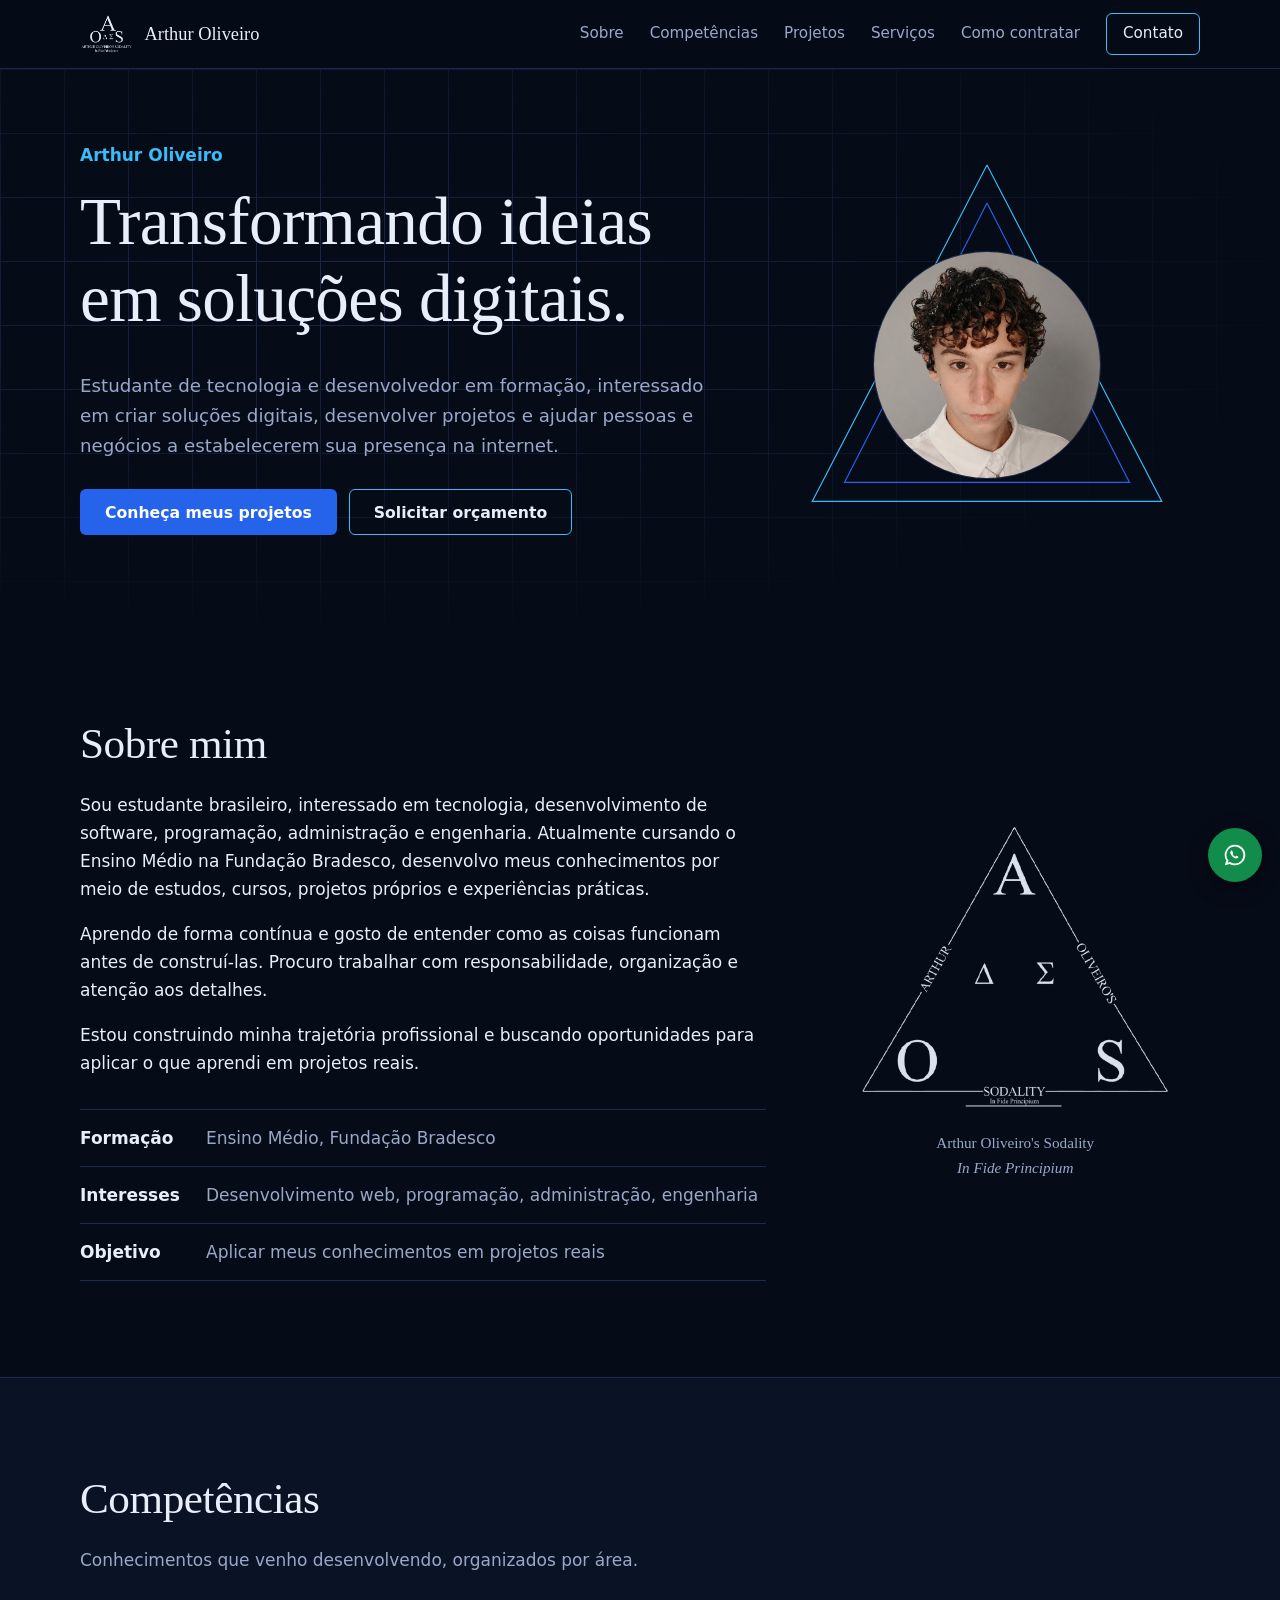
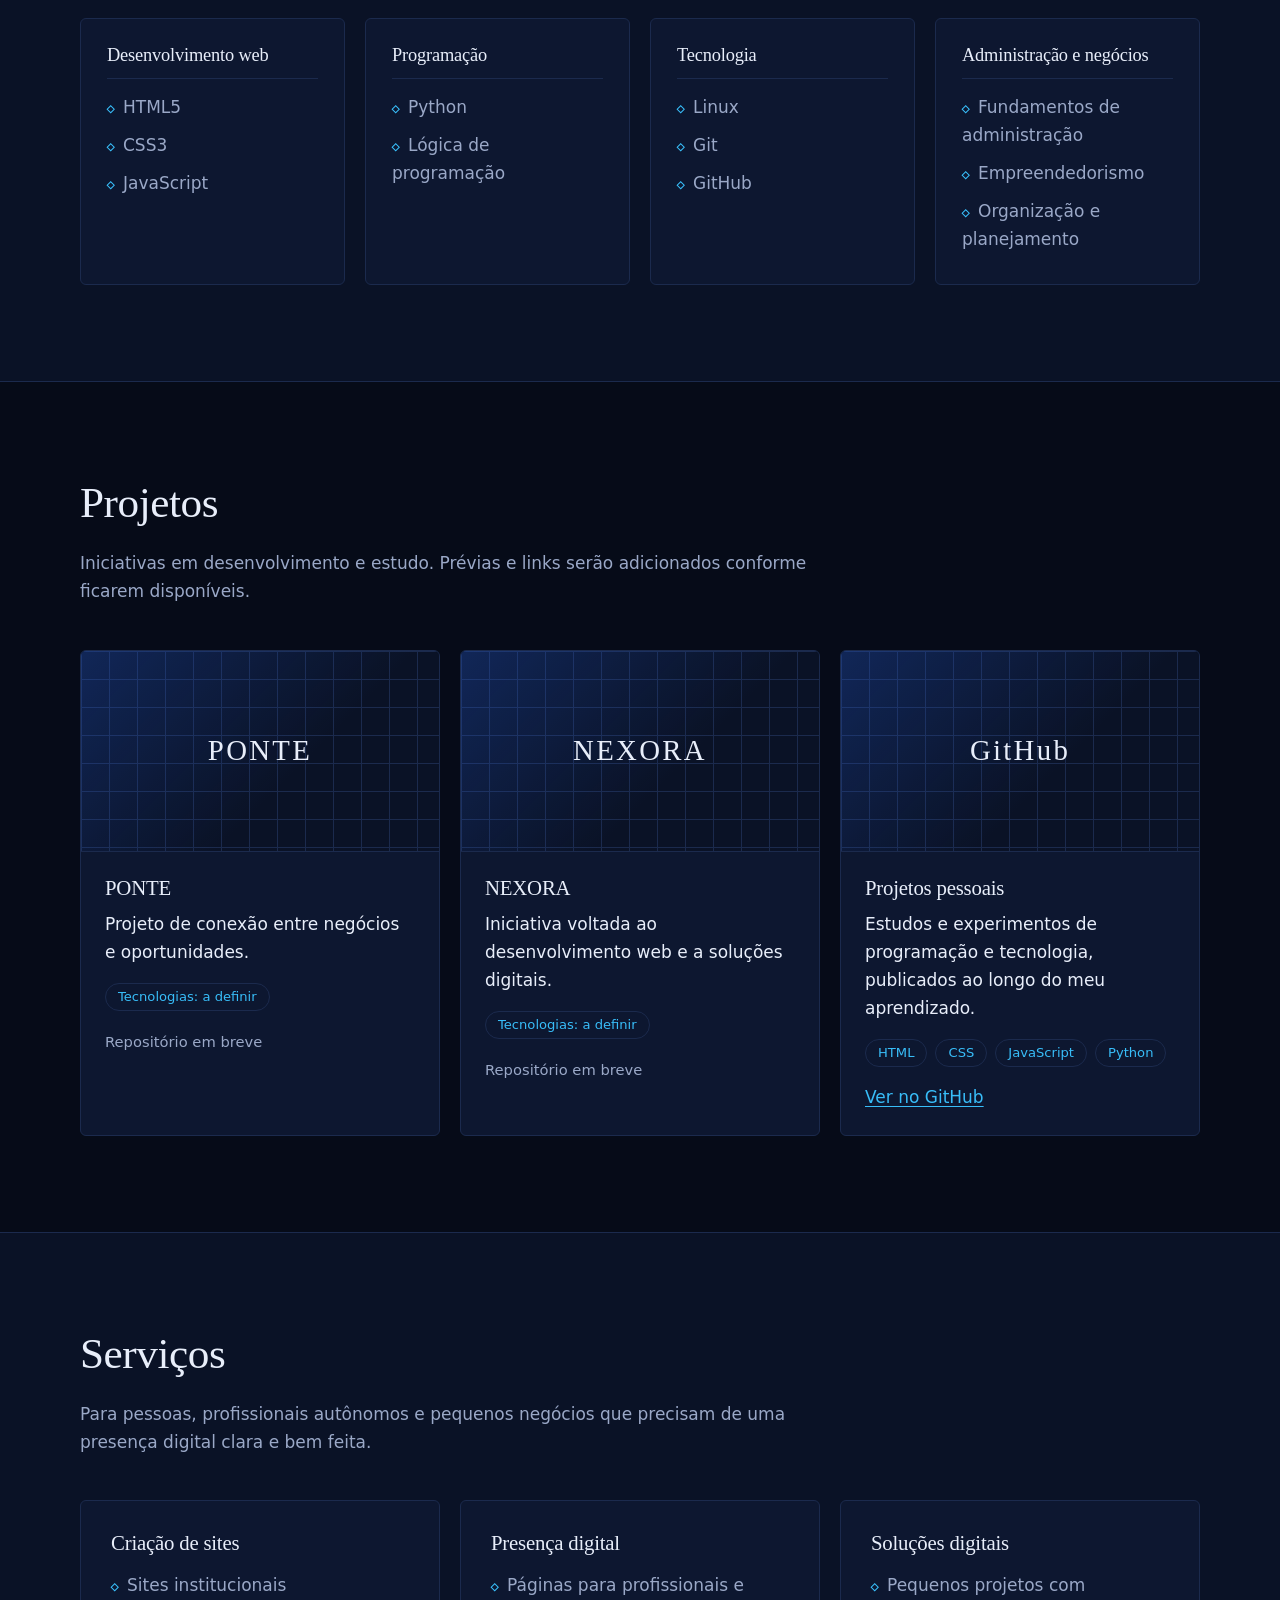
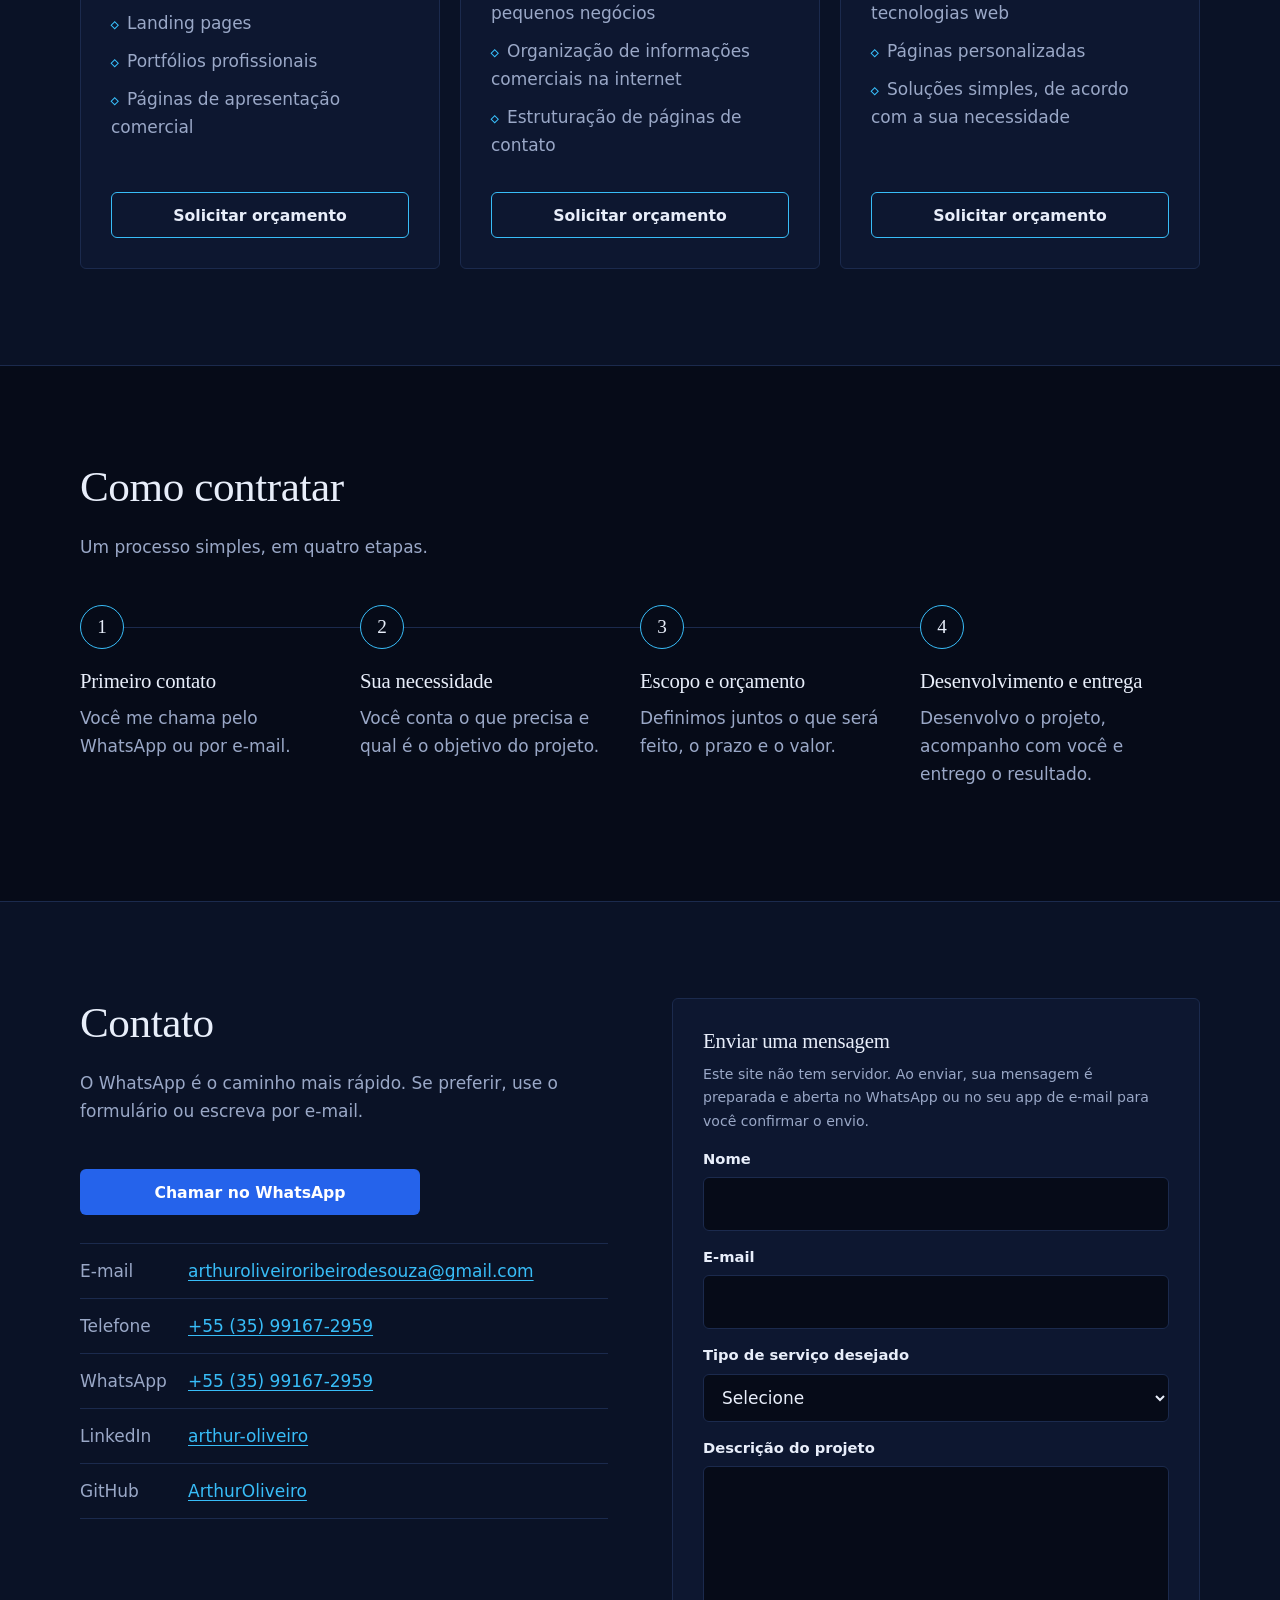
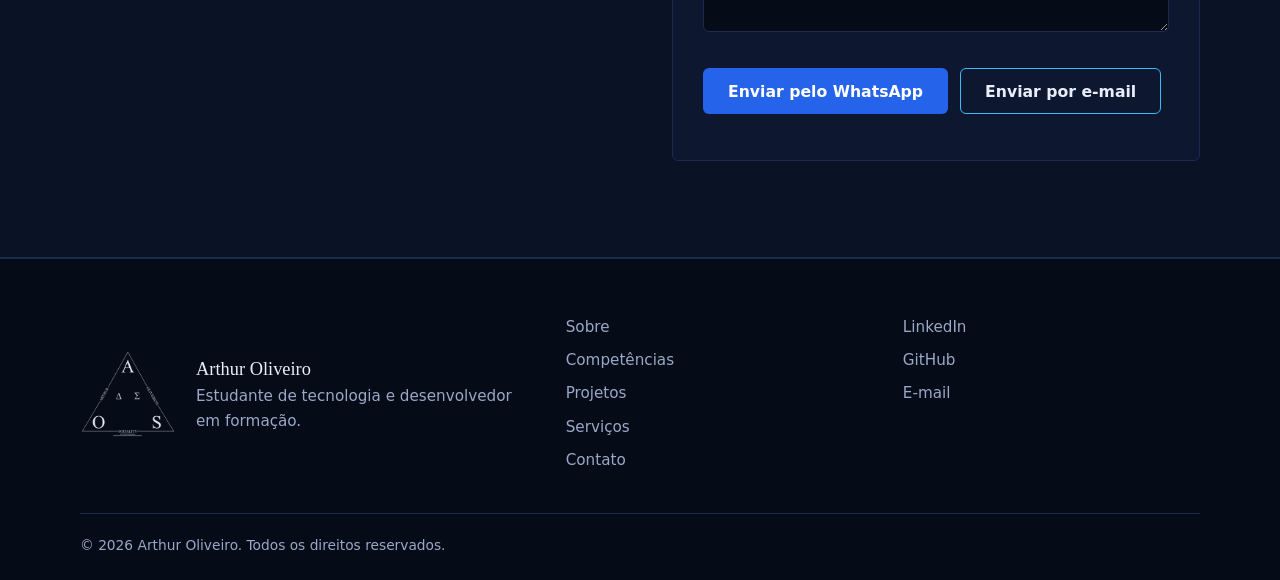
<file: index.html>
<!DOCTYPE html>
<html lang="pt-BR">
<head>
  <meta charset="utf-8">
  <meta name="viewport" content="width=device-width, initial-scale=1">
  <title>Arthur Oliveiro | Desenvolvimento web e soluções digitais</title>
  <meta name="description" content="Portfólio de Arthur Oliveiro, estudante de tecnologia e desenvolvedor em formação. Criação de sites, landing pages e presença digital para profissionais e pequenos negócios.">
  <meta name="author" content="Arthur Oliveiro">
  <meta name="theme-color" content="#060b18">

  <!-- Open Graph / redes sociais. Troque a URL pelo endereço final do site (ver README). -->
  <meta property="og:type" content="website">
  <meta property="og:locale" content="pt_BR">
  <meta property="og:title" content="Arthur Oliveiro | Desenvolvimento web e soluções digitais">
  <meta property="og:description" content="Estudante de tecnologia e desenvolvedor em formação. Sites, landing pages e presença digital.">
  <meta property="og:image" content="https://ArthurOliveiro.github.io/arthur-oliveiro/assets/images/og-image.jpg">
  <meta property="og:url" content="https://ArthurOliveiro.github.io/arthur-oliveiro/">
  <meta name="twitter:card" content="summary_large_image">

  <link rel="icon" href="favicon.ico" sizes="any">
  <link rel="icon" type="image/png" sizes="32x32" href="assets/icons/favicon-32x32.png">
  <link rel="icon" type="image/png" sizes="16x16" href="assets/icons/favicon-16x16.png">
  <link rel="apple-touch-icon" href="assets/icons/apple-touch-icon.png">
  <link rel="stylesheet" href="assets/css/style.css">
</head>
<body>
  <a class="skip" href="#conteudo">Ir para o conteúdo</a>

  <header class="site-header" id="topo">
    <div class="wrap header-in">
      <a class="brand" href="#topo" aria-label="Arthur Oliveiro, início">
        <img src="assets/images/branding/logo-assinatura.png" alt="" width="403" height="307">
        <span>Arthur Oliveiro</span>
      </a>
      <button class="menu-btn" aria-expanded="false" aria-controls="menu" aria-label="Abrir menu"><span></span><span></span></button>
      <nav id="menu" class="nav" aria-label="Principal">
        <a href="#sobre">Sobre</a>
        <a href="#competencias">Competências</a>
        <a href="#projetos">Projetos</a>
        <a href="#servicos">Serviços</a>
        <a href="#contratar">Como contratar</a>
        <a href="#contato" class="nav-cta">Contato</a>
      </nav>
    </div>
  </header>

  <main id="conteudo">
    <!-- HERO -->
    <section class="hero">
      <div class="wrap hero-in">
        <div class="hero-text">
          <p class="kicker">Arthur Oliveiro</p>
          <h1>Transformando ideias em soluções digitais.</h1>
          <p class="lead">Estudante de tecnologia e desenvolvedor em formação, interessado em criar soluções digitais, desenvolver projetos e ajudar pessoas e negócios a estabelecerem sua presença na internet.</p>
          <div class="actions">
            <a class="btn btn-primary" href="#projetos">Conheça meus projetos</a>
            <a class="btn btn-ghost" href="https://wa.me/5535991672959?text=Ol%C3%A1%2C%20Arthur%21%20Vi%20seu%20site%20e%20gostaria%20de%20solicitar%20um%20or%C3%A7amento." target="_blank" rel="noopener">Solicitar orçamento</a>
          </div>
        </div>
        <figure class="portrait">
          <svg class="frame" viewBox="0 0 400 400" aria-hidden="true">
            <polygon points="200,18 384,372 16,372" class="tri"/>
            <polygon points="200,58 350,352 50,352" class="tri tri-2"/>
          </svg>
          <img src="assets/images/profile.jpg" alt="Retrato de Arthur Oliveiro" width="400" height="400" fetchpriority="high">
        </figure>
      </div>
    </section>

    <!-- SOBRE -->
    <section id="sobre" class="section">
      <div class="wrap about">
        <div>
          <h2>Sobre mim</h2>
          <p>Sou estudante brasileiro, interessado em tecnologia, desenvolvimento de software, programação, administração e engenharia. Atualmente cursando o Ensino Médio na Fundação Bradesco, desenvolvo meus conhecimentos por meio de estudos, cursos, projetos próprios e experiências práticas.</p>
          <p>Aprendo de forma contínua e gosto de entender como as coisas funcionam antes de construí-las. Procuro trabalhar com responsabilidade, organização e atenção aos detalhes.</p>
          <p>Estou construindo minha trajetória profissional e buscando oportunidades para aplicar o que aprendi em projetos reais.</p>
          <ul class="facts">
            <li><strong>Formação</strong> Ensino Médio, Fundação Bradesco</li>
            <li><strong>Interesses</strong> Desenvolvimento web, programação, administração, engenharia</li>
            <li><strong>Objetivo</strong> Aplicar meus conhecimentos em projetos reais</li>
          </ul>
        </div>
        <figure class="emblem">
          <img src="assets/images/branding/logo-piramidal.png" alt="Emblema piramidal AΩΣ, Arthur Oliveiro's Sodality, In Fide Principium" width="524" height="481" loading="lazy">
          <figcaption>Arthur Oliveiro's Sodality<br><em>In Fide Principium</em></figcaption>
        </figure>
      </div>
    </section>

    <!-- COMPETÊNCIAS -->
    <section id="competencias" class="section alt">
      <div class="wrap">
        <h2>Competências</h2>
        <p class="sub">Conhecimentos que venho desenvolvendo, organizados por área.</p>
        <div class="skills">
          <article>
            <h3>Desenvolvimento web</h3>
            <ul><li>HTML5</li><li>CSS3</li><li>JavaScript</li></ul>
          </article>
          <article>
            <h3>Programação</h3>
            <ul><li>Python</li><li>Lógica de programação</li></ul>
          </article>
          <article>
            <h3>Tecnologia</h3>
            <ul><li>Linux</li><li>Git</li><li>GitHub</li></ul>
          </article>
          <article>
            <h3>Administração e negócios</h3>
            <ul><li>Fundamentos de administração</li><li>Empreendedorismo</li><li>Organização e planejamento</li></ul>
          </article>
        </div>
      </div>
    </section>

    <!-- PROJETOS -->
    <section id="projetos" class="section">
      <div class="wrap">
        <h2>Projetos</h2>
        <p class="sub">Iniciativas em desenvolvimento e estudo. Prévias e links serão adicionados conforme ficarem disponíveis.</p>
        <div class="projects">
          <!-- Para adicionar um projeto, copie um bloco <article class="project"> (veja o README). -->
          <article class="project">
            <div class="thumb" role="img" aria-label="Prévia do projeto PONTE (em breve)"><span>PONTE</span></div>
            <div class="project-body">
              <h3>PONTE</h3>
              <p>Projeto de conexão entre negócios e oportunidades.</p>
              <ul class="tags"><li>Tecnologias: a definir</li></ul>
              <p class="links"><span class="soon">Repositório em breve</span></p>
              <!-- Quando houver link: <a href="URL" target="_blank" rel="noopener">Ver repositório</a> -->
            </div>
          </article>
          <article class="project">
            <div class="thumb" role="img" aria-label="Prévia do projeto NEXORA (em breve)"><span>NEXORA</span></div>
            <div class="project-body">
              <h3>NEXORA</h3>
              <p>Iniciativa voltada ao desenvolvimento web e a soluções digitais.</p>
              <ul class="tags"><li>Tecnologias: a definir</li></ul>
              <p class="links"><span class="soon">Repositório em breve</span></p>
            </div>
          </article>
          <article class="project">
            <div class="thumb" role="img" aria-label="Projetos pessoais no GitHub"><span>GitHub</span></div>
            <div class="project-body">
              <h3>Projetos pessoais</h3>
              <p>Estudos e experimentos de programação e tecnologia, publicados ao longo do meu aprendizado.</p>
              <ul class="tags"><li>HTML</li><li>CSS</li><li>JavaScript</li><li>Python</li></ul>
              <p class="links"><a href="https://github.com/ArthurOliveiro" target="_blank" rel="noopener">Ver no GitHub</a></p>
            </div>
          </article>
        </div>
      </div>
    </section>

    <!-- SERVIÇOS -->
    <section id="servicos" class="section alt">
      <div class="wrap">
        <h2>Serviços</h2>
        <p class="sub">Para pessoas, profissionais autônomos e pequenos negócios que precisam de uma presença digital clara e bem feita.</p>
        <div class="services">
          <article class="service">
            <h3>Criação de sites</h3>
            <ul>
              <li>Sites institucionais</li>
              <li>Landing pages</li>
              <li>Portfólios profissionais</li>
              <li>Páginas de apresentação comercial</li>
            </ul>
            <a class="btn btn-ghost" href="https://wa.me/5535991672959?text=Ol%C3%A1%2C%20Arthur%21%20Tenho%20interesse%20no%20servi%C3%A7o%20de%20Cria%C3%A7%C3%A3o%20de%20sites%20e%20gostaria%20de%20solicitar%20um%20or%C3%A7amento." target="_blank" rel="noopener">Solicitar orçamento</a>
          </article>
          <article class="service">
            <h3>Presença digital</h3>
            <ul>
              <li>Páginas para profissionais e pequenos negócios</li>
              <li>Organização de informações comerciais na internet</li>
              <li>Estruturação de páginas de contato</li>
            </ul>
            <a class="btn btn-ghost" href="https://wa.me/5535991672959?text=Ol%C3%A1%2C%20Arthur%21%20Tenho%20interesse%20no%20servi%C3%A7o%20de%20Presen%C3%A7a%20digital%20e%20gostaria%20de%20solicitar%20um%20or%C3%A7amento." target="_blank" rel="noopener">Solicitar orçamento</a>
          </article>
          <article class="service">
            <h3>Soluções digitais</h3>
            <ul>
              <li>Pequenos projetos com tecnologias web</li>
              <li>Páginas personalizadas</li>
              <li>Soluções simples, de acordo com a sua necessidade</li>
            </ul>
            <a class="btn btn-ghost" href="https://wa.me/5535991672959?text=Ol%C3%A1%2C%20Arthur%21%20Tenho%20interesse%20no%20servi%C3%A7o%20de%20Solu%C3%A7%C3%B5es%20digitais%20e%20gostaria%20de%20solicitar%20um%20or%C3%A7amento." target="_blank" rel="noopener">Solicitar orçamento</a>
          </article>
        </div>
      </div>
    </section>

    <!-- COMO CONTRATAR -->
    <section id="contratar" class="section">
      <div class="wrap">
        <h2>Como contratar</h2>
        <p class="sub">Um processo simples, em quatro etapas.</p>
        <ol class="steps">
          <li><h3>Primeiro contato</h3><p>Você me chama pelo WhatsApp ou por e-mail.</p></li>
          <li><h3>Sua necessidade</h3><p>Você conta o que precisa e qual é o objetivo do projeto.</p></li>
          <li><h3>Escopo e orçamento</h3><p>Definimos juntos o que será feito, o prazo e o valor.</p></li>
          <li><h3>Desenvolvimento e entrega</h3><p>Desenvolvo o projeto, acompanho com você e entrego o resultado.</p></li>
        </ol>
      </div>
    </section>

    <!-- CONTATO -->
    <section id="contato" class="section alt">
      <div class="wrap contact">
        <div>
          <h2>Contato</h2>
          <p class="sub">O WhatsApp é o caminho mais rápido. Se preferir, use o formulário ou escreva por e-mail.</p>
          <a class="btn btn-primary wide" href="https://wa.me/5535991672959?text=Ol%C3%A1%2C%20Arthur%21%20Gostaria%20de%20conversar%20sobre%20um%20projeto." target="_blank" rel="noopener">Chamar no WhatsApp</a>
          <ul class="channels">
            <li><span>E-mail</span><a href="mailto:arthuroliveiroribeirodesouza@gmail.com">arthuroliveiroribeirodesouza@gmail.com</a></li>
            <li><span>Telefone</span><a href="tel:+5535991672959">+55 (35) 99167-2959</a></li>
            <li><span>WhatsApp</span><a href="https://wa.me/5535991672959?text=Ol%C3%A1%21" target="_blank" rel="noopener">+55 (35) 99167-2959</a></li>
            <li><span>LinkedIn</span><a href="https://www.linkedin.com/in/arthur-oliveiro-2235b739a/" target="_blank" rel="noopener">arthur-oliveiro</a></li>
            <li><span>GitHub</span><a href="https://github.com/ArthurOliveiro" target="_blank" rel="noopener">ArthurOliveiro</a></li>
          </ul>
        </div>

        <form id="form" class="form" novalidate>
          <h3>Enviar uma mensagem</h3>
          <p class="note">Este site não tem servidor. Ao enviar, sua mensagem é preparada e aberta no WhatsApp ou no seu app de e-mail para você confirmar o envio.</p>
          <label for="nome">Nome</label>
          <input id="nome" name="nome" type="text" autocomplete="name" required minlength="2">
          <p class="err" data-for="nome"></p>

          <label for="email">E-mail</label>
          <input id="email" name="email" type="email" autocomplete="email" required>
          <p class="err" data-for="email"></p>

          <label for="servico">Tipo de serviço desejado</label>
          <select id="servico" name="servico" required>
            <option value="">Selecione</option>
            <option>Criação de sites</option>
            <option>Presença digital</option>
            <option>Soluções digitais</option>
            <option>Outro assunto</option>
          </select>
          <p class="err" data-for="servico"></p>

          <label for="descricao">Descrição do projeto</label>
          <textarea id="descricao" name="descricao" rows="5" required minlength="10"></textarea>
          <p class="err" data-for="descricao"></p>

          <div class="actions">
            <button class="btn btn-primary" type="submit" data-via="whatsapp">Enviar pelo WhatsApp</button>
            <button class="btn btn-ghost" type="submit" data-via="email">Enviar por e-mail</button>
          </div>
          <p class="status" role="status" aria-live="polite"></p>
        </form>
      </div>
    </section>
  </main>

  <footer class="site-footer">
    <div class="wrap foot-in">
      <div class="foot-brand">
        <img src="assets/images/branding/logo-piramidal.png" alt="Emblema AΩΣ" width="524" height="481" loading="lazy">
        <p><strong>Arthur Oliveiro</strong><br>Estudante de tecnologia e desenvolvedor em formação.</p>
      </div>
      <nav aria-label="Rodapé">
        <a href="#sobre">Sobre</a>
        <a href="#competencias">Competências</a>
        <a href="#projetos">Projetos</a>
        <a href="#servicos">Serviços</a>
        <a href="#contato">Contato</a>
      </nav>
      <nav aria-label="Redes e contato">
        <a href="https://www.linkedin.com/in/arthur-oliveiro-2235b739a/" target="_blank" rel="noopener">LinkedIn</a>
        <a href="https://github.com/ArthurOliveiro" target="_blank" rel="noopener">GitHub</a>
        <a href="mailto:arthuroliveiroribeirodesouza@gmail.com">E-mail</a>
      </nav>
    </div>
    <p class="copy">&copy; <span id="ano">2026</span> Arthur Oliveiro. Todos os direitos reservados.</p>
  </footer>

  <a class="wa-float" href="https://wa.me/5535991672959?text=Ol%C3%A1%2C%20Arthur%21%20Vim%20pelo%20seu%20site." target="_blank" rel="noopener" aria-label="Conversar no WhatsApp">
    <svg viewBox="0 0 24 24" width="26" height="26" aria-hidden="true"><path fill="currentColor" d="M12 2.5A9.5 9.5 0 0 0 4 17l-1.4 4.5 4.6-1.3A9.5 9.5 0 1 0 12 2.5Zm0 17.300c-1.500 0-2.900-.4-4.100-1.100l-.4-.2-2.100.6.6-2-.3-.4a7.800 7.800 0 1 1 6.300 3.100Z"/><path fill="currentColor" d="M9 7.800c-.3 0-.6.100-.8.400-.4.500-.7 1.200-.5 2 .3 1.200 1.100 2.400 2.100 3.300 1 .9 2.200 1.500 3.300 1.700.9.100 1.500-.3 1.900-.8.200-.3.200-.6 0-.8l-1.500-.8c-.2-.1-.4 0-.6.200l-.5.600c-.9-.3-2.100-1.300-2.600-2.300l.5-.6c.1-.2.100-.4 0-.5L9.400 8c-.1-.2-.2-.2-.4-.2Z"/></svg>
  </a>

  <script src="assets/js/script.js"></script>
</body>
</html>
</file>
<file: assets/css/style.css>
/* =========================================================
   Arthur Oliveiro — estilos
   Para mudar cores, edite as variáveis em :root.
   ========================================================= */
:root{
  --bg:#060b18;          /* fundo principal */
  --bg-alt:#0a1226;      /* seções alternadas */
  --surface:#0d1730;     /* cartões */
  --line:#1b2a4d;        /* bordas discretas */
  --text:#e8eefa;        /* texto (mesma cor das logos) */
  --muted:#9aa8c7;
  --blue:#2563eb;        /* azul profundo */
  --cyan:#38bdf8;        /* azul-ciano de destaque */
  --radius:6px;
  --serif:"Iowan Old Style","Palatino Linotype",Palatino,Georgia,"Times New Roman",serif;
  --sans:system-ui,-apple-system,"Segoe UI",Roboto,"Helvetica Neue",Arial,sans-serif;
  color-scheme:dark;
}
*,*::before,*::after{box-sizing:border-box}
html{scroll-behavior:smooth;scroll-padding-top:76px}
body{margin:0;background:var(--bg);color:var(--text);font:17px/1.65 var(--sans);-webkit-font-smoothing:antialiased}
img{max-width:100%;height:auto;display:block}
a{color:var(--cyan);text-underline-offset:3px}
a:hover{color:#7dd3fc}
:focus-visible{outline:2px solid var(--cyan);outline-offset:3px;border-radius:3px}
.wrap{width:min(1120px,100% - 40px);margin-inline:auto}
.skip{position:absolute;left:-999px;top:8px;background:var(--cyan);color:#001;padding:8px 14px;z-index:100}
.skip:focus{left:8px}

h1,h2,h3{font-family:var(--serif);font-weight:500;line-height:1.15;margin:0 0 .5em;letter-spacing:-.01em}
h1{font-size:clamp(2.4rem,6vw,4.2rem)}
h2{font-size:clamp(1.9rem,4vw,2.7rem)}
h3{font-size:1.3rem}
p{margin:0 0 1em;max-width:68ch}

/* ---------- Cabeçalho ---------- */
.site-header{position:sticky;top:0;z-index:50;background:rgba(6,11,24,.86);backdrop-filter:blur(10px);border-bottom:1px solid var(--line)}
.header-in{display:flex;align-items:center;justify-content:space-between;height:68px}
.brand{display:flex;align-items:center;gap:12px;color:var(--text);text-decoration:none;font-family:var(--serif);font-size:1.15rem}
.brand img{height:40px;width:auto}
.nav{display:flex;align-items:center;gap:26px}
.nav a{color:var(--muted);text-decoration:none;font-size:.95rem;transition:color .2s}
.nav a:hover,.nav a.active{color:var(--text)}
.nav .nav-cta{color:var(--text);border:1px solid var(--cyan);padding:7px 16px;border-radius:var(--radius)}
.nav .nav-cta:hover{background:rgba(56,189,248,.12)}
.menu-btn{display:none;background:none;border:1px solid var(--line);border-radius:var(--radius);width:44px;height:44px;cursor:pointer;position:relative}
.menu-btn span{position:absolute;left:11px;right:11px;height:2px;background:var(--text);transition:transform .25s,top .25s}
.menu-btn span:first-child{top:16px}.menu-btn span:last-child{top:26px}
.menu-btn[aria-expanded="true"] span:first-child{top:21px;transform:rotate(45deg)}
.menu-btn[aria-expanded="true"] span:last-child{top:21px;transform:rotate(-45deg)}

/* ---------- Botões ---------- */
.btn{display:inline-flex;align-items:center;justify-content:center;min-height:46px;padding:0 24px;border-radius:var(--radius);font:600 .98rem var(--sans);text-decoration:none;cursor:pointer;border:1px solid transparent;transition:background .2s,border-color .2s,transform .2s}
.btn-primary{background:var(--blue);color:#fff}
.btn-primary:hover{background:#1d4fd8;color:#fff}
.btn-ghost{border-color:var(--cyan);color:var(--text);background:transparent}
.btn-ghost:hover{background:rgba(56,189,248,.12);color:var(--text)}
.btn.wide{width:100%;max-width:340px;margin-bottom:28px}
.actions{display:flex;flex-wrap:wrap;gap:12px;margin-top:28px}

/* ---------- Hero ---------- */
.hero{padding:72px 0 88px;background:
  linear-gradient(var(--line) 1px,transparent 1px) 0 0/64px 64px,
  linear-gradient(90deg,var(--line) 1px,transparent 1px) 0 0/64px 64px;
  position:relative}
.hero::after{content:"";position:absolute;inset:0;background:radial-gradient(ellipse at 30% 40%,transparent 0,var(--bg) 75%);pointer-events:none}
.hero-in{position:relative;z-index:1;display:grid;grid-template-columns:1.2fr .8fr;gap:56px;align-items:center}
.kicker{color:var(--cyan);font-weight:600;margin-bottom:14px}
.lead{font-size:1.14rem;color:var(--muted);max-width:56ch}
.portrait{position:relative;margin:0;width:min(380px,100%);justify-self:center;aspect-ratio:1}
.portrait img{position:absolute;left:20%;top:27%;width:60%;height:auto;aspect-ratio:1;object-fit:cover;border-radius:50%;border:1px solid var(--line)}
.frame{position:absolute;inset:0;width:100%;height:100%;overflow:visible}
.tri{fill:none;stroke:var(--cyan);stroke-width:1.2;stroke-dasharray:1400;stroke-dashoffset:1400;animation:draw 2.2s .2s ease forwards}
.tri-2{stroke:var(--blue);animation-delay:.6s}
@keyframes draw{to{stroke-dashoffset:0}}

/* ---------- Seções ---------- */
.section{padding:96px 0}
.section.alt{background:var(--bg-alt);border-block:1px solid var(--line)}
.sub{color:var(--muted);margin-bottom:44px}

.about{display:grid;grid-template-columns:1.3fr .7fr;gap:64px;align-items:center}
.facts{list-style:none;padding:0;margin:32px 0 0;border-top:1px solid var(--line)}
.facts li{padding:14px 0;border-bottom:1px solid var(--line);display:grid;grid-template-columns:110px 1fr;gap:16px;color:var(--muted)}
.facts strong{color:var(--text);font-weight:600}
.emblem{margin:0;text-align:center}
.emblem img{width:min(320px,100%);margin:0 auto 16px;opacity:.95}
.emblem figcaption{color:var(--muted);font-family:var(--serif);font-size:.95rem}

.skills,.projects,.services{display:grid;gap:20px}
.skills{grid-template-columns:repeat(auto-fit,minmax(230px,1fr))}
.skills article,.service,.project{background:var(--surface);border:1px solid var(--line);border-radius:var(--radius)}
.skills article{padding:26px}
.skills h3{font-size:1.15rem;padding-bottom:12px;border-bottom:1px solid var(--line)}
ul{padding-left:0;list-style:none;margin:0}
.skills li,.service li{padding:5px 0;color:var(--muted)}
.skills li::before,.service li::before{content:"";display:inline-block;width:6px;height:6px;margin-right:10px;border:1px solid var(--cyan);transform:rotate(45deg) translateY(-1px)}

.projects{grid-template-columns:repeat(auto-fit,minmax(300px,1fr))}
.project{overflow:hidden;transition:border-color .2s}
.project:hover{border-color:var(--cyan)}
.thumb{aspect-ratio:16/9;display:grid;place-items:center;border-bottom:1px solid var(--line);background:
  linear-gradient(135deg,rgba(37,99,235,.25),transparent 60%),
  linear-gradient(var(--line) 1px,transparent 1px) 0 0/28px 28px,
  linear-gradient(90deg,var(--line) 1px,transparent 1px) 0 0/28px 28px,var(--bg-alt)}
.thumb span{font-family:var(--serif);font-size:1.8rem;letter-spacing:.08em}
.project-body{padding:24px}
.tags{display:flex;flex-wrap:wrap;gap:8px;margin:16px 0}
.tags li{font-size:.82rem;color:var(--cyan);border:1px solid var(--line);border-radius:999px;padding:2px 12px}
.links{margin:0}
.soon{color:var(--muted);font-size:.92rem}

.services{grid-template-columns:repeat(auto-fit,minmax(290px,1fr))}
.service{padding:30px;display:flex;flex-direction:column}
.service ul{margin-bottom:28px;flex:1}

.steps{list-style:none;padding:0;margin:0;display:grid;grid-template-columns:repeat(4,1fr);gap:0;counter-reset:s;position:relative}
.steps li{counter-increment:s;padding:0 24px 0 0;position:relative}
.steps li::before{content:counter(s);display:grid;place-items:center;width:44px;height:44px;border:1px solid var(--cyan);border-radius:50%;font-family:var(--serif);font-size:1.2rem;background:var(--bg);position:relative;z-index:1;margin-bottom:20px}
.steps li:not(:last-child)::after{content:"";position:absolute;top:22px;left:44px;right:0;height:1px;background:var(--line)}
.steps p{color:var(--muted)}

.contact{display:grid;grid-template-columns:1fr 1fr;gap:64px;align-items:start}
.channels{border-top:1px solid var(--line)}
.channels li{display:grid;grid-template-columns:96px 1fr;gap:12px;padding:13px 0;border-bottom:1px solid var(--line)}
.channels span{color:var(--muted)}
.channels a{overflow-wrap:anywhere}
.form{background:var(--surface);border:1px solid var(--line);border-radius:var(--radius);padding:30px}
.note{font-size:.88rem;color:var(--muted)}
label{display:block;font-weight:600;font-size:.92rem;margin-top:14px}
input,select,textarea{width:100%;margin-top:6px;padding:12px 14px;background:var(--bg);color:var(--text);border:1px solid var(--line);border-radius:var(--radius);font:inherit}
input:focus,select:focus,textarea:focus{border-color:var(--cyan);outline:none;box-shadow:0 0 0 3px rgba(56,189,248,.2)}
[aria-invalid="true"]{border-color:#f87171}
.err{color:#fca5a5;font-size:.86rem;margin:4px 0 0;min-height:0}
.status{margin:16px 0 0;font-size:.92rem;color:var(--muted)}

/* ---------- Rodapé ---------- */
.site-footer{border-top:1px solid var(--line);padding:56px 0 24px}
.foot-in{display:grid;grid-template-columns:1.5fr 1fr 1fr;gap:40px}
.foot-brand{display:flex;gap:20px;align-items:center}
.foot-brand img{width:96px;flex:none}
.foot-brand p{color:var(--muted);margin:0;font-size:.95rem}
.foot-brand strong{color:var(--text);font-family:var(--serif);font-size:1.15rem;font-weight:500}
.site-footer nav{display:flex;flex-direction:column;gap:8px}
.site-footer nav a{color:var(--muted);text-decoration:none;font-size:.95rem}
.site-footer nav a:hover{color:var(--text)}
.copy{width:min(1120px,100% - 40px);margin:40px auto 0;padding-top:20px;border-top:1px solid var(--line);color:var(--muted);font-size:.86rem;max-width:none}

/* ---------- WhatsApp flutuante ---------- */
.wa-float{position:fixed;right:18px;bottom:18px;z-index:60;width:54px;height:54px;border-radius:50%;display:grid;place-items:center;background:#128c4a;color:#fff;box-shadow:0 6px 20px rgba(0,0,0,.45);transition:transform .2s}
.wa-float:hover{transform:scale(1.06);color:#fff}

/* ---------- Responsivo ---------- */
@media (max-width:900px){
  .hero-in,.about,.contact{grid-template-columns:1fr;gap:44px}
  .portrait{order:-1;width:min(280px,80%)}
  .hero{padding-top:40px}
  .steps{grid-template-columns:1fr 1fr;row-gap:36px}
  .steps li:nth-child(2)::after{display:none}
  .foot-in{grid-template-columns:1fr}
  .section{padding:72px 0}
}
@media (max-width:760px){
  .menu-btn{display:block}
  .nav{position:absolute;top:68px;left:0;right:0;flex-direction:column;align-items:stretch;gap:0;background:var(--bg);border-bottom:1px solid var(--line);padding:8px 20px 16px;display:none}
  .nav.open{display:flex}
  .nav a{padding:13px 0;border-bottom:1px solid var(--line)}
  .nav .nav-cta{margin-top:12px;text-align:center;border-bottom:1px solid var(--cyan)}
}
@media (max-width:520px){
  body{font-size:16px}
  .steps{grid-template-columns:1fr}
  .steps li::after{display:none}
  .facts li{grid-template-columns:1fr;gap:2px}
  .actions .btn{width:100%}
  .brand span{font-size:1rem}
}
@media (prefers-reduced-motion:reduce){
  html{scroll-behavior:auto}
  *{animation:none!important;transition:none!important}
  .tri{stroke-dashoffset:0}
}
</file>
